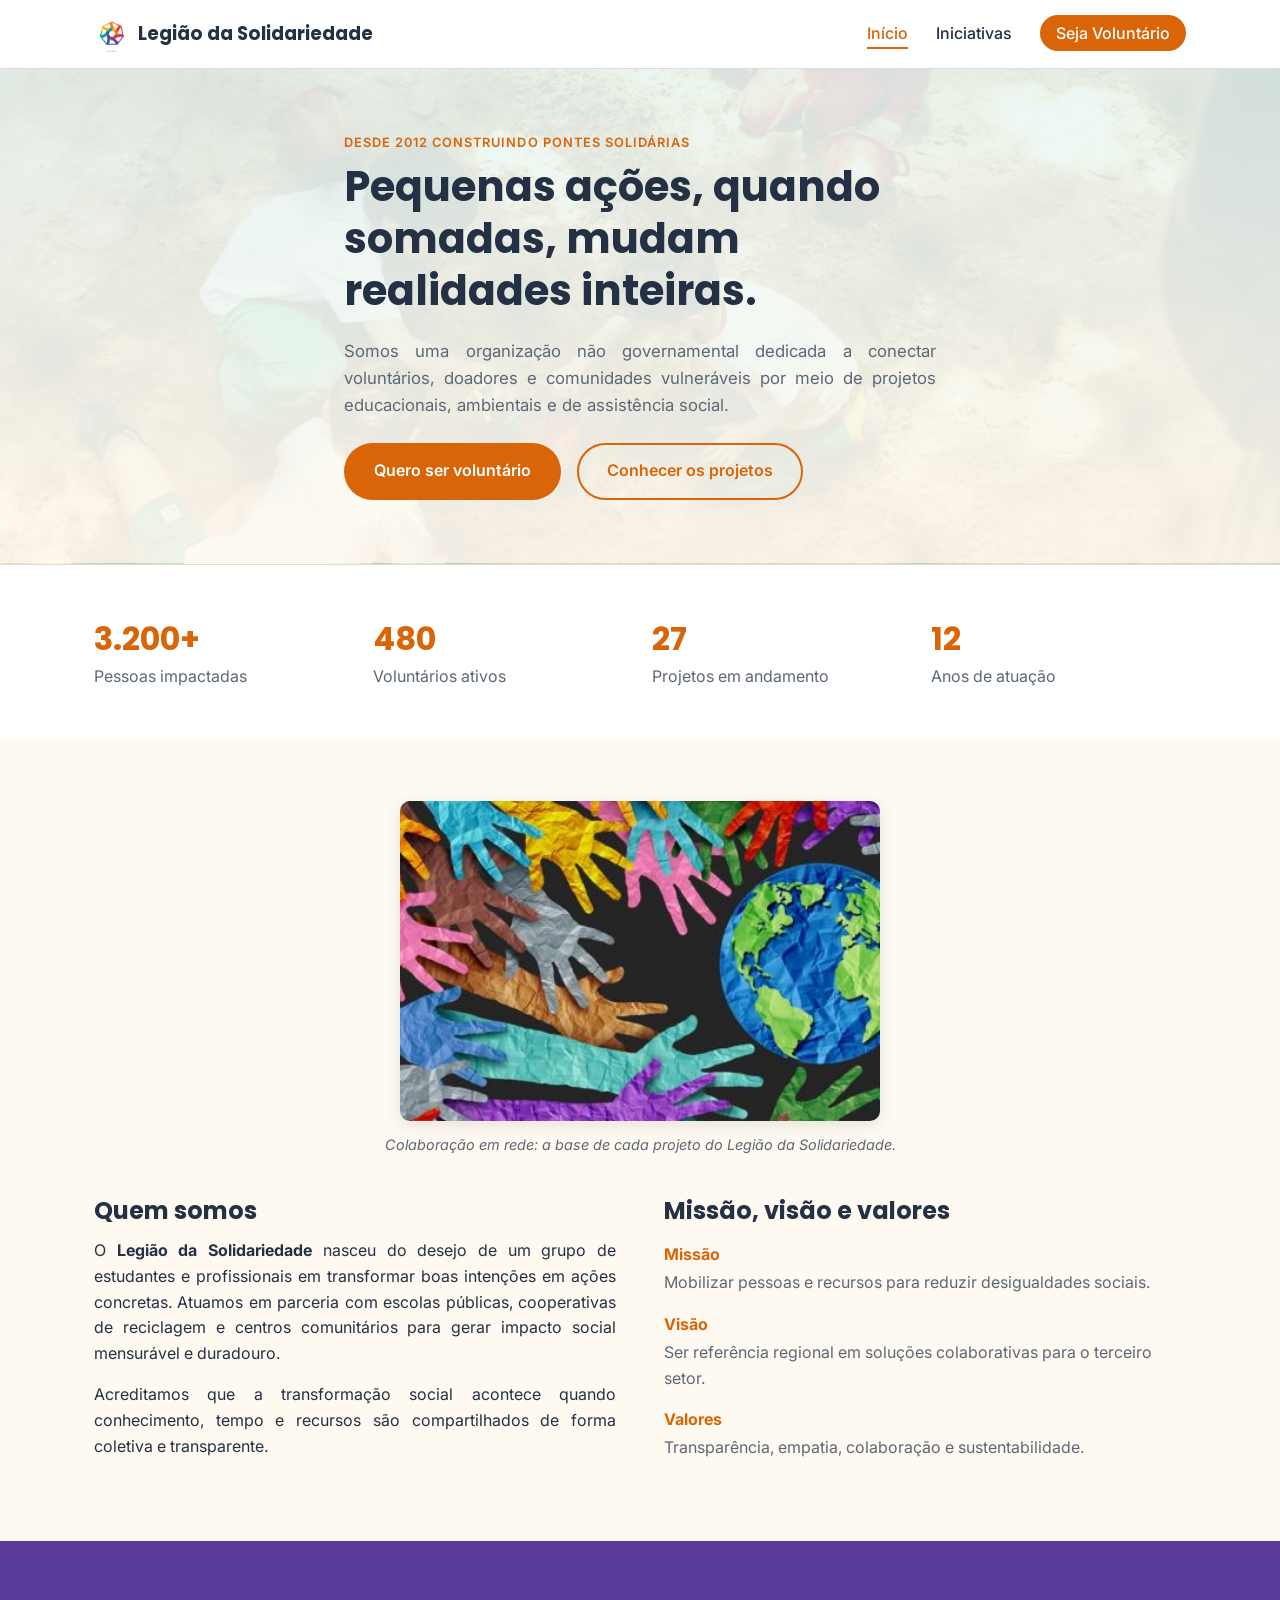
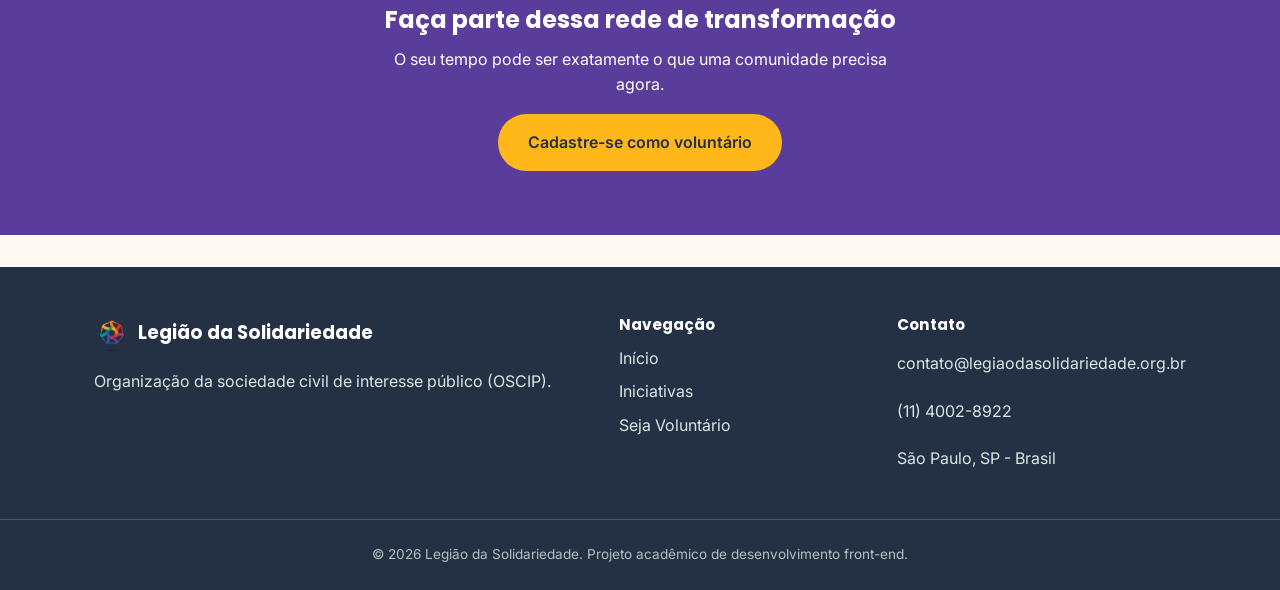
<file: index.html>
<!DOCTYPE html>
<html lang="pt-BR">
<head>
  <meta charset="UTF-8">
  <meta name="viewport" content="width=device-width, initial-scale=1.0">
  <title>Legião da Solidariedade | Transformando comunidades através do voluntariado</title>
  <meta name="description" content="Legião da Solidariedade - Conectando pessoas e comunidades por meio de iniciativas sociais, educacionais e ambientais.">
  <link rel="preconnect" href="https://fonts.googleapis.com">
  <link href="https://fonts.googleapis.com/css2?family=Poppins:wght@400;600;700&amp;family=Inter:wght@400;500&amp;display=swap" rel="stylesheet">
  <link rel="stylesheet" href="css/style.css">
</head>
<body>

  <a href="#conteudo-principal" class="pular-link">Pular para o conteúdo principal</a>

  <header class="cabecalho">
    <div class="container cabecalho__wrapper">
      <a href="index.html" class="logo" aria-label="Legião da Solidariedade - página inicial">
        <img class="logo__imagem" src="assets/logo.png" alt="" aria-hidden="true">
        <span>Legião da Solidariedade</span>
      </a>

      <button class="menu-toggle" id="menuToggle" aria-expanded="false" aria-controls="navPrincipal" aria-label="Abrir menu de navegação">
        <span></span><span></span><span></span>
      </button>

      <nav class="nav" id="navPrincipal" aria-label="Navegação principal">
        <ul class="nav__lista">
          <li><a href="index.html" class="nav__link" aria-current="page">Início</a></li>
          <li><a href="projetos.html" class="nav__link">Iniciativas</a></li>
          <li><a href="cadastro.html" class="nav__link nav__link--destaque">Seja Voluntário</a></li>
        </ul>
      </nav>
    </div>
  </header>

  <main id="conteudo-principal">

    <section class="hero" aria-labelledby="hero-titulo">
      <div class="container hero__conteudo">
        <p class="hero__eyebrow">Desde 2012 construindo pontes solidárias</p>
        <h1 id="hero-titulo">Pequenas ações, quando somadas, mudam realidades inteiras.</h1>
        <p class="hero__texto">
          Somos uma organização não governamental dedicada a conectar voluntários, doadores e
          comunidades vulneráveis por meio de projetos educacionais, ambientais e de assistência social.
        </p>
        <div class="hero__acoes">
          <a href="cadastro.html" class="botao botao--primario">Quero ser voluntário</a>
          <a href="projetos.html" class="botao botao--secundario">Conhecer os projetos</a>
        </div>
      </div>
    </section>

    <section class="secao secao--numeros" aria-labelledby="numeros-titulo">
      <h2 id="numeros-titulo" class="sr-only">Nossos números</h2>
      <div class="container numeros__grade">
        <article class="numero-card">
          <p class="numero-card__valor">3.200+</p>
          <p class="numero-card__rotulo">Pessoas impactadas</p>
        </article>
        <article class="numero-card">
          <p class="numero-card__valor">480</p>
          <p class="numero-card__rotulo">Voluntários ativos</p>
        </article>
        <article class="numero-card">
          <p class="numero-card__valor">27</p>
          <p class="numero-card__rotulo">Projetos em andamento</p>
        </article>
        <article class="numero-card">
          <p class="numero-card__valor">12</p>
          <p class="numero-card__rotulo">Anos de atuação</p>
        </article>
      </div>
    </section>

    <section class="secao" aria-labelledby="sobre-titulo">
      <div class="container">
        <figure class="figura-sobre">
          <picture>
            <source srcset="assets/voluntarios-em-roda.png" type="image/webp">
            <source srcset="assets/voluntarios-em-roda.png" type="image/svg+xml">
            <img
              src="assets/voluntarios-em-roda.png"
              alt="Grupo de crianças se divertindo no parque, com voluntários ao fundo."
              width="480"
              height="320"
              loading="lazy"
            >
          </picture>
          <figcaption>Colaboração em rede: a base de cada projeto do Legião da Solidariedade.</figcaption>
        </figure>
      </div>
      <div class="container secao--dividida">
        <div class="secao__texto">
          <h2 id="sobre-titulo">Quem somos</h2>
          <p>
            O <strong>Legião da Solidariedade</strong> nasceu do desejo de um grupo de estudantes e profissionais
            em transformar boas intenções em ações concretas. Atuamos em parceria com escolas públicas,
            cooperativas de reciclagem e centros comunitários para gerar impacto social mensurável e duradouro.
          </p>
          <p>
            Acreditamos que a transformação social acontece quando conhecimento, tempo e recursos são
            compartilhados de forma coletiva e transparente.
          </p>
        </div>
        <div class="secao__texto">
          <h2>Missão, visão e valores</h2>
          <dl class="lista-valores">
            <dt>Missão</dt>
            <dd>Mobilizar pessoas e recursos para reduzir desigualdades sociais.</dd>
            <dt>Visão</dt>
            <dd>Ser referência regional em soluções colaborativas para o terceiro setor.</dd>
            <dt>Valores</dt>
            <dd>Transparência, empatia, colaboração e sustentabilidade.</dd>
          </dl>
        </div>
      </div>
    </section>

    <section class="secao secao--cta" aria-labelledby="cta-titulo">
      <div class="container cta__conteudo">
        <h2 id="cta-titulo">Faça parte dessa rede de transformação</h2>
        <p>O seu tempo pode ser exatamente o que uma comunidade precisa agora.</p>
        <a href="cadastro.html" class="botao botao--primario">Cadastre-se como voluntário</a>
      </div>
    </section>

  </main>

  <footer class="rodape">
    <div class="container rodape__grade">
      <div>
        <p class="logo logo--rodape"><img class="logo__imagem" src="assets/logo.png" alt="" aria-hidden="true"> Legião da Solidariedade</p>
        <p>Organização da sociedade civil de interesse público (OSCIP).</p>
      </div>
      <nav aria-label="Links do rodapé">
        <h2 class="rodape__titulo">Navegação</h2>
        <ul class="rodape__lista">
          <li><a href="index.html">Início</a></li>
          <li><a href="projetos.html">Iniciativas</a></li>
          <li><a href="cadastro.html">Seja Voluntário</a></li>
        </ul>
      </nav>
      <address class="rodape__contato">
        <h2 class="rodape__titulo">Contato</h2>
        <p>contato@legiaodasolidariedade.org.br</p>
        <p>(11) 4002-8922</p>
        <p>São Paulo, SP - Brasil</p>
      </address>
    </div>
    <p class="rodape__copy">&copy; <span id="anoAtual">2026</span> Legião da Solidariedade. Projeto acadêmico de desenvolvimento front-end.</p>
  </footer>

  <script src="js/script.js"></script>
</body>
</html>
</file>
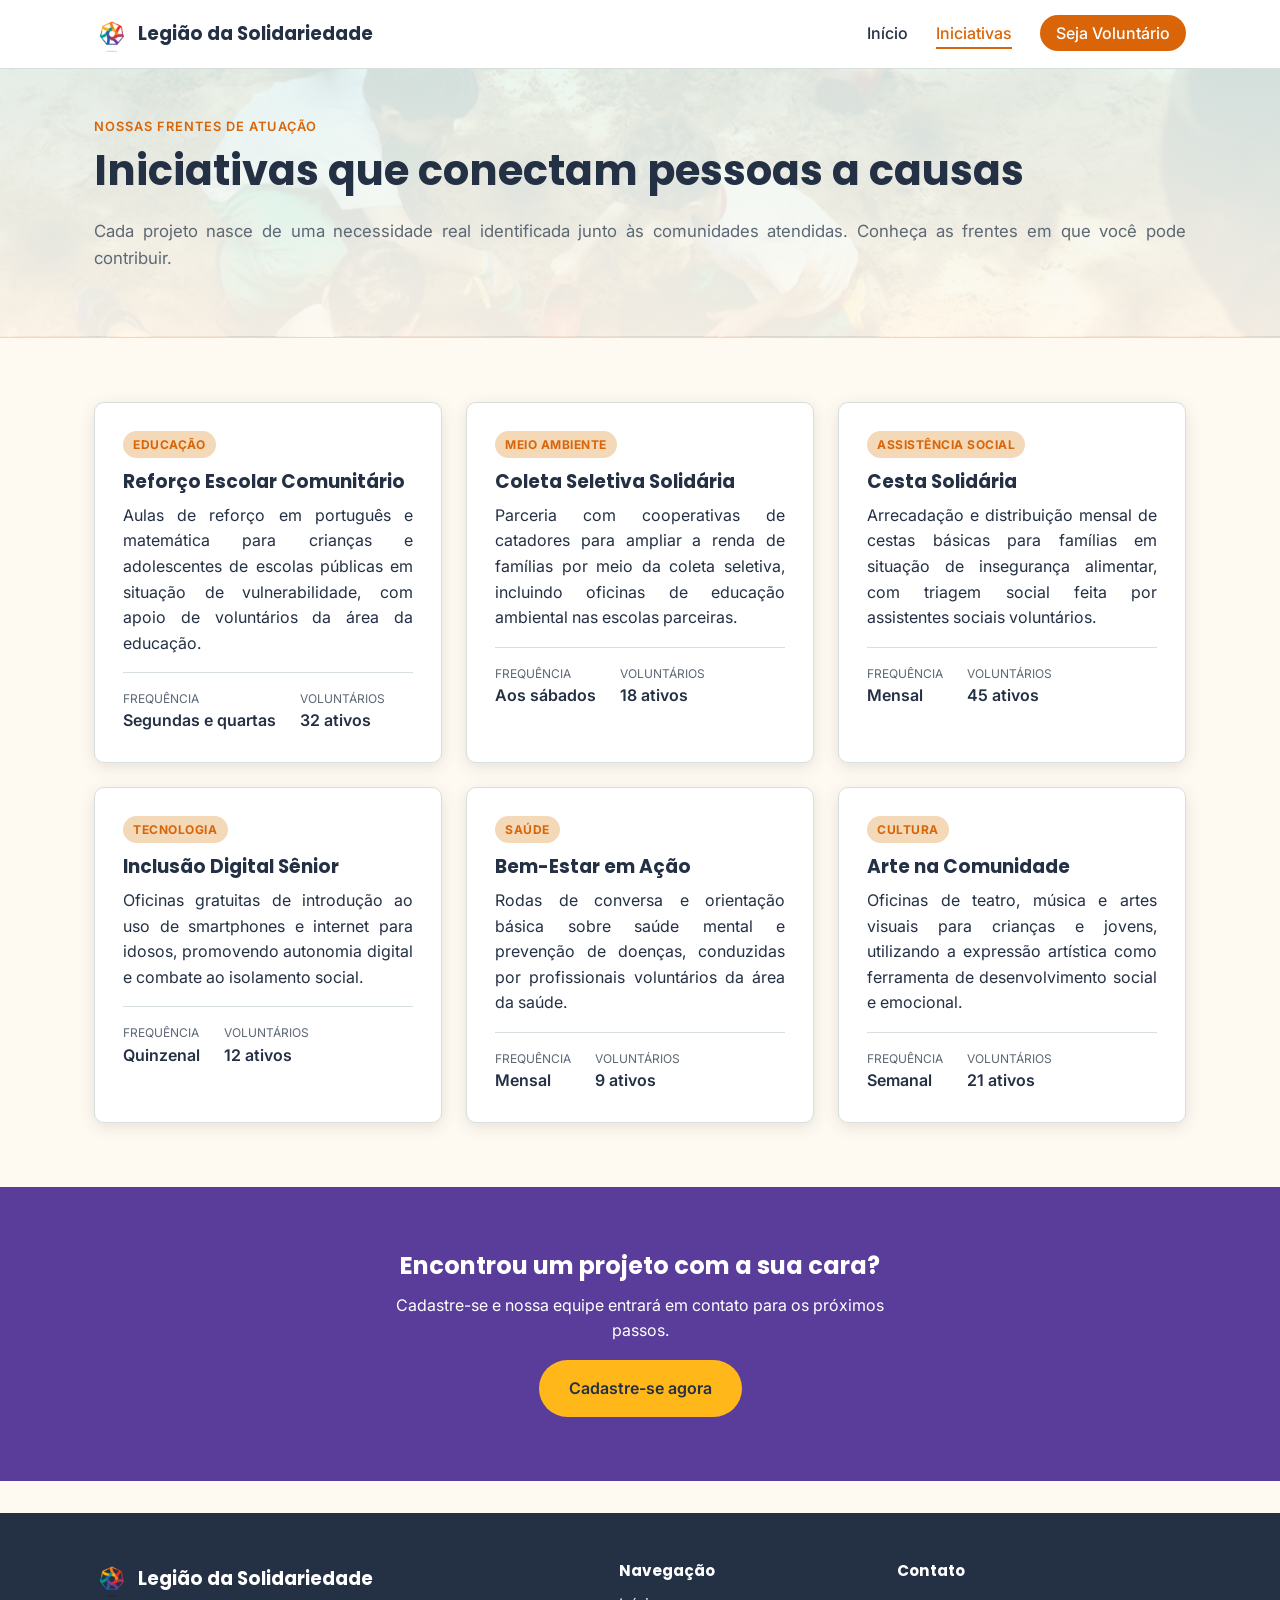
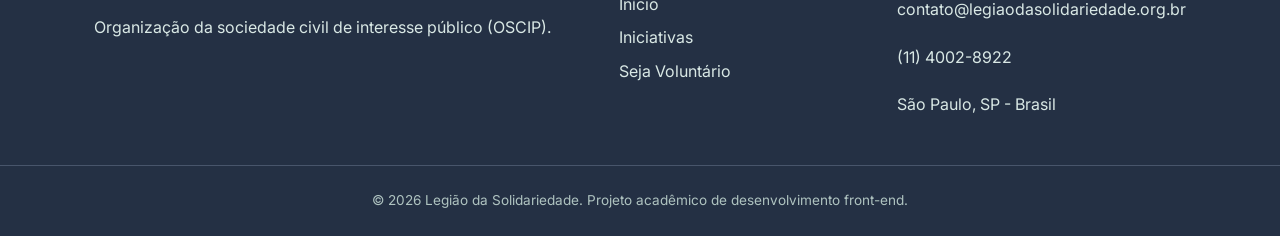
<file: projetos.html>
<!DOCTYPE html>
<html lang="pt-BR">
<head>
  <meta charset="UTF-8">
  <meta name="viewport" content="width=device-width, initial-scale=1.0">
  <title>Iniciativas Solidárias | Legião da Solidariedade</title>
  <meta name="description" content="Conheça os projetos educacionais, ambientais e sociais desenvolvidos pela ONG Legião da Solidariedade.">
  <link rel="preconnect" href="https://fonts.googleapis.com">
  <link href="https://fonts.googleapis.com/css2?family=Poppins:wght@400;600;700&amp;family=Inter:wght@400;500&amp;display=swap" rel="stylesheet">
  <link rel="stylesheet" href="css/style.css">
</head>
<body>

  <a href="#conteudo-principal" class="pular-link">Pular para o conteúdo principal</a>

  <header class="cabecalho">
    <div class="container cabecalho__wrapper">
      <a href="index.html" class="logo" aria-label="Legião da Solidariedade - página inicial">
        <img class="logo__imagem" src="assets/logo.png" alt="" aria-hidden="true">
        <span>Legião da Solidariedade</span>
      </a>

      <button class="menu-toggle" id="menuToggle" aria-expanded="false" aria-controls="navPrincipal" aria-label="Abrir menu de navegação">
        <span></span><span></span><span></span>
      </button>

      <nav class="nav" id="navPrincipal" aria-label="Navegação principal">
        <ul class="nav__lista">
          <li><a href="index.html" class="nav__link">Início</a></li>
          <li><a href="projetos.html" class="nav__link" aria-current="page">Iniciativas</a></li>
          <li><a href="cadastro.html" class="nav__link nav__link--destaque">Seja Voluntário</a></li>
        </ul>
      </nav>
    </div>
  </header>

  <main id="conteudo-principal">

    <section class="pagina-hero" aria-labelledby="pagina-hero-titulo">
      <div class="container">
        <p class="hero__eyebrow">Nossas frentes de atuação</p>
        <h1 id="pagina-hero-titulo">Iniciativas que conectam pessoas a causas</h1>
        <p class="hero__texto">
          Cada projeto nasce de uma necessidade real identificada junto às comunidades atendidas.
          Conheça as frentes em que você pode contribuir.
        </p>
      </div>
    </section>

    <section class="secao" aria-labelledby="lista-projetos-titulo">
      <div class="container">
        <h2 id="lista-projetos-titulo" class="sr-only">Lista de projetos</h2>

        <div class="projetos-grade">

          <article class="projeto-card" aria-labelledby="projeto-1">
            <p class="projeto-card__categoria">Educação</p>
            <h3 id="projeto-1">Reforço Escolar Comunitário</h3>
            <p>
              Aulas de reforço em português e matemática para crianças e adolescentes de escolas
              públicas em situação de vulnerabilidade, com apoio de voluntários da área da educação.
            </p>
            <dl class="projeto-card__meta">
              <div><dt>Frequência</dt><dd>Segundas e quartas</dd></div>
              <div><dt>Voluntários</dt><dd>32 ativos</dd></div>
            </dl>
          </article>

          <article class="projeto-card" aria-labelledby="projeto-2">
            <p class="projeto-card__categoria">Meio Ambiente</p>
            <h3 id="projeto-2">Coleta Seletiva Solidária</h3>
            <p>
              Parceria com cooperativas de catadores para ampliar a renda de famílias por meio da
              coleta seletiva, incluindo oficinas de educação ambiental nas escolas parceiras.
            </p>
            <dl class="projeto-card__meta">
              <div><dt>Frequência</dt><dd>Aos sábados</dd></div>
              <div><dt>Voluntários</dt><dd>18 ativos</dd></div>
            </dl>
          </article>

          <article class="projeto-card" aria-labelledby="projeto-3">
            <p class="projeto-card__categoria">Assistência Social</p>
            <h3 id="projeto-3">Cesta Solidária</h3>
            <p>
              Arrecadação e distribuição mensal de cestas básicas para famílias em situação de
              insegurança alimentar, com triagem social feita por assistentes sociais voluntários.
            </p>
            <dl class="projeto-card__meta">
              <div><dt>Frequência</dt><dd>Mensal</dd></div>
              <div><dt>Voluntários</dt><dd>45 ativos</dd></div>
            </dl>
          </article>

          <article class="projeto-card" aria-labelledby="projeto-4">
            <p class="projeto-card__categoria">Tecnologia</p>
            <h3 id="projeto-4">Inclusão Digital Sênior</h3>
            <p>
              Oficinas gratuitas de introdução ao uso de smartphones e internet para idosos,
              promovendo autonomia digital e combate ao isolamento social.
            </p>
            <dl class="projeto-card__meta">
              <div><dt>Frequência</dt><dd>Quinzenal</dd></div>
              <div><dt>Voluntários</dt><dd>12 ativos</dd></div>
            </dl>
          </article>

          <article class="projeto-card" aria-labelledby="projeto-5">
            <p class="projeto-card__categoria">Saúde</p>
            <h3 id="projeto-5">Bem-Estar em Ação</h3>
            <p>
              Rodas de conversa e orientação básica sobre saúde mental e prevenção de doenças,
              conduzidas por profissionais voluntários da área da saúde.
            </p>
            <dl class="projeto-card__meta">
              <div><dt>Frequência</dt><dd>Mensal</dd></div>
              <div><dt>Voluntários</dt><dd>9 ativos</dd></div>
            </dl>
          </article>

          <article class="projeto-card" aria-labelledby="projeto-6">
            <p class="projeto-card__categoria">Cultura</p>
            <h3 id="projeto-6">Arte na Comunidade</h3>
            <p>
              Oficinas de teatro, música e artes visuais para crianças e jovens, utilizando a
              expressão artística como ferramenta de desenvolvimento social e emocional.
            </p>
            <dl class="projeto-card__meta">
              <div><dt>Frequência</dt><dd>Semanal</dd></div>
              <div><dt>Voluntários</dt><dd>21 ativos</dd></div>
            </dl>
          </article>

        </div>
      </div>
    </section>

    <section class="secao secao--cta" aria-labelledby="cta-titulo">
      <div class="container cta__conteudo">
        <h2 id="cta-titulo">Encontrou um projeto com a sua cara?</h2>
        <p>Cadastre-se e nossa equipe entrará em contato para os próximos passos.</p>
        <a href="cadastro.html" class="botao botao--primario">Cadastre-se agora</a>
      </div>
    </section>

  </main>

  <footer class="rodape">
    <div class="container rodape__grade">
      <div>
        <p class="logo logo--rodape"><img class="logo__imagem" src="assets/logo.png" alt="" aria-hidden="true"> Legião da Solidariedade</p>
        <p>Organização da sociedade civil de interesse público (OSCIP).</p>
      </div>
      <nav aria-label="Links do rodapé">
        <h2 class="rodape__titulo">Navegação</h2>
        <ul class="rodape__lista">
          <li><a href="index.html">Início</a></li>
          <li><a href="projetos.html">Iniciativas</a></li>
          <li><a href="cadastro.html">Seja Voluntário</a></li>
        </ul>
      </nav>
      <address class="rodape__contato">
        <h2 class="rodape__titulo">Contato</h2>
        <p>contato@legiaodasolidariedade.org.br</p>
        <p>(11) 4002-8922</p>
        <p>São Paulo, SP - Brasil</p>
      </address>
    </div>
    <p class="rodape__copy">&copy; <span id="anoAtual">2026</span> Legião da Solidariedade. Projeto acadêmico de desenvolvimento front-end.</p>
  </footer>

  <script src="js/script.js"></script>
</body>
</html>
</file>
<file: css/style.css>
/* ==========================================================================
   Legião da Solidariedade — Estilos globais
   ========================================================================== */

:root {
  --cor-primaria: #d96508;
  --cor-primaria-escura: #b84f00;
  --cor-secundaria: #ffb719;
  --cor-destaque: #009f9a;
  --cor-azul: #2364aa;
  --cor-roxo: #5a3d9a;
  --cor-fundo: #fffaf1;
  --cor-fundo-alt: #f3d9b8;
  --cor-texto: #243044;
  --cor-texto-suave: #5d6875;
  --cor-borda: #d7dfdc;
  --cor-erro: #d92d20;
  --cor-sucesso: #087f78;
  --fonte-titulo: 'Poppins', sans-serif;
  --fonte-texto: 'Inter', sans-serif;
  --raio: 10px;
  --sombra: 0 4px 16px rgba(36, 48, 68, 0.12);
}

* { box-sizing: border-box; }

html { scroll-behavior: smooth; }

body {
  margin: 0;
  font-family: var(--fonte-texto);
  color: var(--cor-texto);
  background-color: var(--cor-fundo);
  line-height: 1.6;
}

h1, h2, h3, h4 {
  font-family: var(--fonte-titulo);
  line-height: 1.25;
  margin: 0 0 0.5em;
}

p {
  margin: 0 0 1em;
  text-align: justify;
}

a { color: var(--cor-primaria); }

img { max-width: 100%; display: block; }

.container {
  width: 100%;
  max-width: 1140px;
  margin: 0 auto;
  padding: 0 1.5rem;
}

.container--estreito { max-width: 760px; }

.sr-only {
  position: absolute;
  width: 1px; height: 1px;
  padding: 0; margin: -1px;
  overflow: hidden;
  clip: rect(0,0,0,0);
  white-space: nowrap; border: 0;
}

.pular-link {
  position: absolute;
  left: -999px;
  top: 0;
  background: var(--cor-primaria);
  color: #fff;
  padding: 0.75rem 1.25rem;
  z-index: 100;
  border-radius: 0 0 var(--raio) 0;
}
.pular-link:focus { left: 0; }

/* ---------- Cabeçalho / navegação ---------- */

.cabecalho {
  background: #fff;
  border-bottom: 1px solid var(--cor-borda);
  position: sticky;
  top: 0;
  z-index: 50;
}

.cabecalho__wrapper {
  display: flex;
  align-items: center;
  justify-content: space-between;
  padding-block: 1rem;
}

.logo {
  display: flex;
  align-items: center;
  gap: 0.5rem;
  font-family: var(--fonte-titulo);
  font-weight: 700;
  font-size: 1.15rem;
  text-decoration: none;
  color: var(--cor-texto);
}
.logo__imagem {
  width: 36px;
  height: 36px;
  object-fit: contain;
}

.nav__lista {
  list-style: none;
  display: flex;
  gap: 1.75rem;
  margin: 0;
  padding: 0;
}

.nav__link {
  text-decoration: none;
  color: var(--cor-texto);
  font-weight: 500;
  padding-bottom: 4px;
  border-bottom: 2px solid transparent;
}
.nav__link:hover,
.nav__link[aria-current="page"] {
  border-bottom-color: var(--cor-primaria);
  color: var(--cor-primaria);
}
.nav__link--destaque {
  background: var(--cor-primaria);
  color: #fff !important;
  padding: 0.5rem 1rem;
  border-radius: 999px;
  border-bottom: none !important;
}
.nav__link--destaque:hover { background: var(--cor-primaria-escura); }

.menu-toggle {
  display: none;
  flex-direction: column;
  gap: 4px;
  background: none;
  border: none;
  cursor: pointer;
  padding: 0.5rem;
}
.menu-toggle span {
  width: 24px; height: 2px;
  background: var(--cor-texto);
  display: block;
}

/* ---------- Hero ---------- */

.hero, .pagina-hero {
  background-image:
    linear-gradient(rgba(233, 247, 244, 0.9), rgba(255, 250, 241, 0.94)),
    url("../assets/alex-libotte-photography-escola-viva-select-day-2-081-1280x853.jpg");
  background-size: cover;
  background-position: center;
  background-repeat: no-repeat;
  padding-block: 4rem;
  border-bottom: 1px solid var(--cor-borda);
}
.pagina-hero { padding-block: 3rem; }

.hero__eyebrow {
  text-transform: uppercase;
  letter-spacing: 0.08em;
  font-size: 0.8rem;
  font-weight: 600;
  color: var(--cor-primaria);
  margin-bottom: 0.5rem;
}

.hero__conteudo { max-width: 640px; }

.hero h1, .pagina-hero h1 { font-size: clamp(1.8rem, 4vw, 2.6rem); }

.hero__texto { color: var(--cor-texto-suave); font-size: 1.05rem; }

.hero__acoes { display: flex; gap: 1rem; flex-wrap: wrap; margin-top: 1.5rem; }

/* ---------- Botões ---------- */

.botao {
  display: inline-block;
  padding: 0.85rem 1.75rem;
  border-radius: 999px;
  text-decoration: none;
  font-weight: 600;
  font-family: var(--fonte-texto);
  border: 2px solid transparent;
  cursor: pointer;
  font-size: 1rem;
  transition: transform 0.15s ease, background-color 0.15s ease;
}
.botao--primario { background: var(--cor-primaria); color: #fff; }
.botao--primario:hover { background: var(--cor-primaria-escura); transform: translateY(-1px); }
.botao--secundario { background: transparent; color: var(--cor-primaria); border-color: var(--cor-primaria); }
.botao--secundario:hover { background: var(--cor-fundo-alt); }
.botao--full { width: 100%; }

/* ---------- Seções genéricas ---------- */

.secao { padding-block: 4rem; }

.secao--dividida {
  display: grid;
  grid-template-columns: 1fr 1fr;
  gap: 3rem;
}

.figura-sobre {
  margin: 0 0 2.5rem;
  text-align: center;
}
.figura-sobre img {
  max-width: 480px;
  width: 100%;
  height: 320px;
  object-fit: cover;
  object-position: center;
  margin-inline: auto;
  border-radius: var(--raio);
  box-shadow: var(--sombra);
}
.figura-sobre figcaption {
  margin-top: 0.75rem;
  color: var(--cor-texto-suave);
  font-size: 0.9rem;
  font-style: italic;
}

.secao--cta {
  background: var(--cor-roxo);
  color: #fff;
  text-align: center;
}
.secao--cta p { text-align: center; }
.secao--cta h2 { color: #fff; }
.cta__conteudo { max-width: 560px; margin: 0 auto; }
.secao--cta .botao--primario { background: var(--cor-secundaria); color: var(--cor-texto); }
.secao--cta .botao--primario:hover { background: #e39f00; }

.lista-valores dt {
  font-weight: 700;
  color: var(--cor-primaria);
  margin-top: 1rem;
}
.lista-valores dt:first-child { margin-top: 0; }
.lista-valores dd { margin: 0.15rem 0 0; color: var(--cor-texto-suave); }

/* ---------- Números / estatísticas ---------- */

.secao--numeros { padding-block: 3rem; background: #fff; }
.numeros__grade {
  display: grid;
  grid-template-columns: repeat(4, 1fr);
  gap: 1.5rem;
  text-align: center;
}
.numero-card__valor {
  font-family: var(--fonte-titulo);
  font-size: 2rem;
  font-weight: 700;
  color: var(--cor-primaria);
  margin: 0;
}
.numero-card__rotulo { color: var(--cor-texto-suave); margin: 0; }

/* ---------- Cards de projeto ---------- */

.projetos-grade {
  display: grid;
  grid-template-columns: repeat(auto-fit, minmax(300px, 1fr));
  gap: 1.5rem;
}

.projeto-card {
  background: #fff;
  border: 1px solid var(--cor-borda);
  border-radius: var(--raio);
  padding: 1.75rem;
  box-shadow: var(--sombra);
}

.projeto-card__categoria {
  display: inline-block;
  background: var(--cor-fundo-alt);
  color: var(--cor-primaria);
  font-size: 0.75rem;
  font-weight: 700;
  text-transform: uppercase;
  letter-spacing: 0.04em;
  padding: 0.25rem 0.65rem;
  border-radius: 999px;
  margin-bottom: 0.75rem;
}

.projeto-card__meta {
  display: flex;
  gap: 1.5rem;
  margin: 1rem 0 0;
  padding-top: 1rem;
  border-top: 1px solid var(--cor-borda);
}
.projeto-card__meta dt {
  font-size: 0.75rem;
  color: var(--cor-texto-suave);
  text-transform: uppercase;
}
.projeto-card__meta dd { margin: 0; font-weight: 600; }

/* ---------- Formulário ---------- */

.secao--formulario { padding-block: 3rem 5rem; }

.formulario {
  background: #fff;
  border: 1px solid var(--cor-borda);
  border-radius: var(--raio);
  padding: 2rem;
  box-shadow: var(--sombra);
}

.formulario__grupo {
  border: none;
  padding: 0;
  margin: 0 0 2rem;
}
.formulario__grupo legend {
  font-family: var(--fonte-titulo);
  font-weight: 600;
  font-size: 1.05rem;
  color: var(--cor-primaria-escura);
  padding: 0;
  margin-bottom: 1rem;
  border-bottom: 2px solid var(--cor-fundo-alt);
  width: 100%;
  padding-bottom: 0.5rem;
}

.campo { margin-bottom: 1.25rem; }

.campo-grupo {
  display: grid;
  grid-template-columns: repeat(auto-fit, minmax(180px, 1fr));
  gap: 1.25rem;
}

.campo--pequeno { max-width: 220px; }

.campo label {
  display: block;
  font-weight: 600;
  margin-bottom: 0.35rem;
  font-size: 0.92rem;
}

.campo input[type="text"],
.campo input[type="email"],
.campo input[type="tel"],
.campo input[type="date"],
.campo select,
.campo textarea {
  width: 100%;
  padding: 0.7rem 0.85rem;
  border: 1px solid var(--cor-borda);
  border-radius: 8px;
  font-family: var(--fonte-texto);
  font-size: 1rem;
  background: var(--cor-fundo);
  color: var(--cor-texto);
}

.campo input:focus,
.campo select:focus,
.campo textarea:focus {
  outline: 3px solid rgba(0, 159, 154, 0.25);
  border-color: var(--cor-primaria);
}

.campo input:invalid:not(:placeholder-shown):not(:focus),
.campo select:invalid:not(:focus) {
  border-color: var(--cor-erro);
}

.campo input.campo--valido {
  border-color: var(--cor-sucesso);
}

.campo__ajuda {
  display: block;
  color: var(--cor-texto-suave);
  font-size: 0.8rem;
  margin-top: 0.25rem;
}

.campo__erro {
  display: block;
  color: var(--cor-erro);
  font-size: 0.82rem;
  margin-top: 0.3rem;
  min-height: 1.1em;
}

.campo--checkbox {
  display: grid;
  grid-template-columns: auto 1fr;
  gap: 0.6rem 0.6rem;
  align-items: start;
}
.campo--checkbox input { margin-top: 0.3rem; }
.campo--checkbox label { font-weight: 400; margin-bottom: 0; }
.campo--checkbox .campo__erro { grid-column: 2; }

.formulario__feedback {
  padding: 1rem 1.25rem;
  border-radius: 8px;
  margin-bottom: 1.5rem;
  font-weight: 600;
}
.formulario__feedback--sucesso {
  background: #e5f4ee;
  color: var(--cor-primaria-escura);
  border: 1px solid var(--cor-primaria);
}
.formulario__feedback--erro {
  background: #fbeae7;
  color: var(--cor-erro);
  border: 1px solid var(--cor-erro);
}

/* ---------- Rodapé ---------- */

.rodape {
  background: #243044;
  color: #d9e8e5;
  padding-block: 3rem 1.5rem;
  margin-top: 2rem;
}
.rodape a { color: #d9e8e5; text-decoration: none; }
.rodape a:hover { color: #fff; }
.rodape__grade {
  display: grid;
  grid-template-columns: 2fr 1fr 1fr;
  gap: 2rem;
}
.logo--rodape { color: #fff; }
.rodape__titulo {
  font-size: 0.95rem;
  color: #fff;
  margin-bottom: 0.75rem;
}
.rodape__lista { list-style: none; padding: 0; margin: 0; display: grid; gap: 0.5rem; }
.rodape__contato { font-style: normal; display: grid; gap: 0.35rem; }
.rodape__copy {
  text-align: center;
  margin: 2rem 0 0;
  padding-top: 1.5rem;
  border-top: 1px solid #48556b;
  font-size: 0.85rem;
  color: #afc3c0;
}

/* ---------- Responsivo ---------- */

@media (max-width: 860px) {
  .secao--dividida { grid-template-columns: 1fr; }
  .numeros__grade { grid-template-columns: repeat(2, 1fr); }
  .rodape__grade { grid-template-columns: 1fr; }
}

@media (max-width: 720px) {
  .menu-toggle { display: flex; }
  .nav {
    position: absolute;
    top: 100%; left: 0; right: 0;
    background: #fff;
    border-bottom: 1px solid var(--cor-borda);
    display: none;
  }
  .nav.nav--aberto { display: block; }
  .nav__lista { flex-direction: column; gap: 0; padding: 1rem 1.5rem; }
  .nav__lista li { border-bottom: 1px solid var(--cor-borda); }
  .nav__lista li:last-child { border-bottom: none; }
  .nav__link { display: block; padding: 0.85rem 0; }
  .nav__link--destaque { display: inline-block; margin: 0.85rem 0; }
}
</file>
